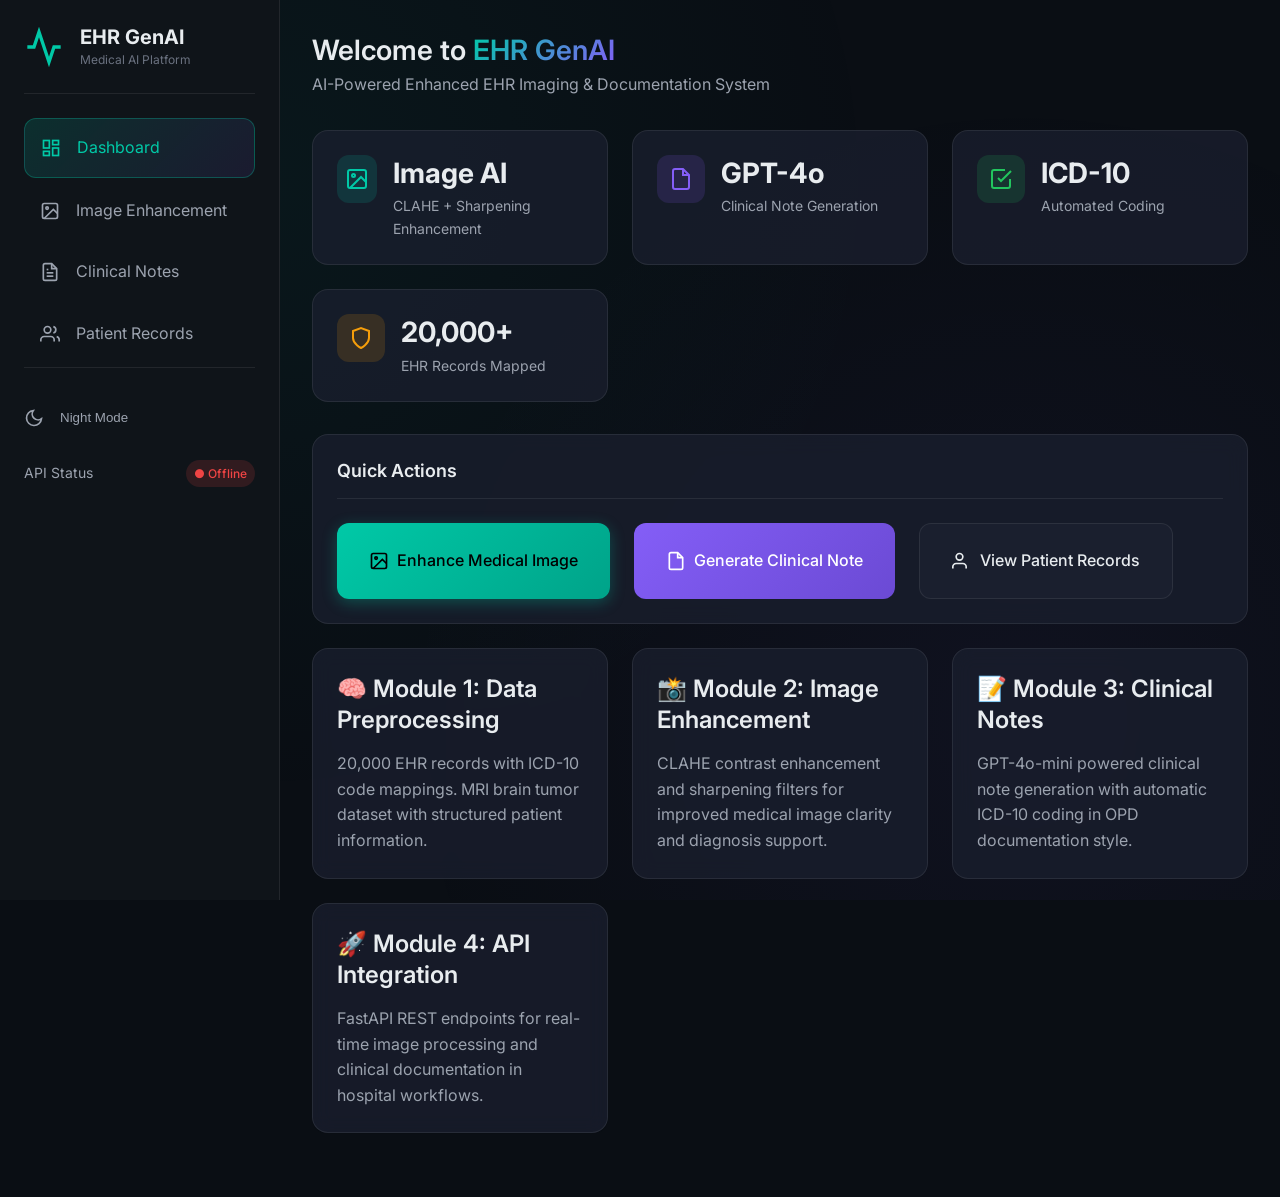
<file: Ai powered enhanced ehr/frontend/index.html>
<!DOCTYPE html>
<html lang="en">
<head>
    <meta charset="UTF-8">
    <meta name="viewport" content="width=device-width, initial-scale=1.0">
    <title>EHR GenAI - AI-Powered Medical Dashboard</title>
    <meta name="description" content="AI-Powered Enhanced EHR Imaging & Documentation System">
    <link href="https://fonts.googleapis.com/css2?family=Inter:wght@400;500;600;700&display=swap" rel="stylesheet">
    <link rel="stylesheet" href="css/styles.css">
</head>
<body>
    <!-- Mobile Menu Button -->
    <button class="mobile-menu-btn">
        <svg viewBox="0 0 24 24" fill="none" stroke="currentColor" stroke-width="2">
            <line x1="3" y1="12" x2="21" y2="12"/>
            <line x1="3" y1="6" x2="21" y2="6"/>
            <line x1="3" y1="18" x2="21" y2="18"/>
        </svg>
    </button>

    <div class="app-layout">
        <!-- Sidebar -->
        <aside class="sidebar">
            <div class="sidebar-logo">
                <svg viewBox="0 0 24 24" fill="none" stroke="currentColor" stroke-width="2">
                    <path d="M22 12h-4l-3 9L9 3l-3 9H2"/>
                </svg>
                <div>
                    <h1>EHR GenAI</h1>
                    <span>Medical AI Platform</span>
                </div>
            </div>
            
            <nav>
                <ul class="nav-menu">
                    <li class="nav-item">
                        <a href="index.html" class="nav-link active">
                            <svg viewBox="0 0 24 24" fill="none" stroke="currentColor" stroke-width="2">
                                <rect x="3" y="3" width="7" height="9"/>
                                <rect x="14" y="3" width="7" height="5"/>
                                <rect x="14" y="12" width="7" height="9"/>
                                <rect x="3" y="16" width="7" height="5"/>
                            </svg>
                            Dashboard
                        </a>
                    </li>
                    <li class="nav-item">
                        <a href="enhance.html" class="nav-link">
                            <svg viewBox="0 0 24 24" fill="none" stroke="currentColor" stroke-width="2">
                                <rect x="3" y="3" width="18" height="18" rx="2" ry="2"/>
                                <circle cx="8.5" cy="8.5" r="1.5"/>
                                <polyline points="21 15 16 10 5 21"/>
                            </svg>
                            Image Enhancement
                        </a>
                    </li>
                    <li class="nav-item">
                        <a href="generate.html" class="nav-link">
                            <svg viewBox="0 0 24 24" fill="none" stroke="currentColor" stroke-width="2">
                                <path d="M14 2H6a2 2 0 0 0-2 2v16a2 2 0 0 0 2 2h12a2 2 0 0 0 2-2V8z"/>
                                <polyline points="14 2 14 8 20 8"/>
                                <line x1="16" y1="13" x2="8" y2="13"/>
                                <line x1="16" y1="17" x2="8" y2="17"/>
                                <polyline points="10 9 9 9 8 9"/>
                            </svg>
                            Clinical Notes
                        </a>
                    </li>
                    <li class="nav-item">
                        <a href="records.html" class="nav-link">
                            <svg viewBox="0 0 24 24" fill="none" stroke="currentColor" stroke-width="2">
                                <path d="M17 21v-2a4 4 0 0 0-4-4H5a4 4 0 0 0-4 4v2"/>
                                <circle cx="9" cy="7" r="4"/>
                                <path d="M23 21v-2a4 4 0 0 0-3-3.87"/>
                                <path d="M16 3.13a4 4 0 0 1 0 7.75"/>
                            </svg>
                            Patient Records
                        </a>
                    </li>
                </ul>
            </nav>
            
            <div style="margin-top: auto; padding-top: var(--space-lg); border-top: 1px solid var(--border-color);">
                <button class="nav-link theme-toggle-btn" onclick="EHRApp.toggleTheme()" style="width: 100%; border: none; background: transparent; cursor: pointer; margin-bottom: var(--space-md); text-align: left; padding: var(--space-md) 0;">
                    <svg viewBox="0 0 24 24" fill="none" stroke="currentColor" stroke-width="2" style="width: 20px; height: 20px;">
                        <path d="M21 12.79A9 9 0 1 1 11.21 3 7 7 0 0 0 21 12.79z"/>
                    </svg>
                    <span>Night Mode</span>
                </button>
                <div class="flex items-center justify-between">
                    <span class="text-muted" style="font-size: 0.875rem;">API Status</span>
                    <span id="apiStatus"><span class="badge badge-warning">● Checking...</span></span>
                </div>
            </div>
        </aside>

        <!-- Main Content -->
        <main class="main-content">
            <div class="page-header">
                <h1 class="page-title">Welcome to <span class="text-gradient">EHR GenAI</span></h1>
                <p class="page-subtitle">AI-Powered Enhanced EHR Imaging & Documentation System</p>
            </div>

            <!-- Stats Grid -->
            <div class="stats-grid">
                <div class="stat-card animate-fade-in" style="animation-delay: 0.1s;">
                    <div class="stat-icon primary">
                        <svg viewBox="0 0 24 24" fill="none" stroke="currentColor" stroke-width="2">
                            <rect x="3" y="3" width="18" height="18" rx="2" ry="2"/>
                            <circle cx="8.5" cy="8.5" r="1.5"/>
                            <polyline points="21 15 16 10 5 21"/>
                        </svg>
                    </div>
                    <div class="stat-content">
                        <h3>Image AI</h3>
                        <p>CLAHE + Sharpening Enhancement</p>
                    </div>
                </div>

                <div class="stat-card animate-fade-in" style="animation-delay: 0.2s;">
                    <div class="stat-icon accent">
                        <svg viewBox="0 0 24 24" fill="none" stroke="currentColor" stroke-width="2">
                            <path d="M14 2H6a2 2 0 0 0-2 2v16a2 2 0 0 0 2 2h12a2 2 0 0 0 2-2V8z"/>
                            <polyline points="14 2 14 8 20 8"/>
                        </svg>
                    </div>
                    <div class="stat-content">
                        <h3>GPT-4o</h3>
                        <p>Clinical Note Generation</p>
                    </div>
                </div>

                <div class="stat-card animate-fade-in" style="animation-delay: 0.3s;">
                    <div class="stat-icon success">
                        <svg viewBox="0 0 24 24" fill="none" stroke="currentColor" stroke-width="2">
                            <polyline points="9 11 12 14 22 4"/>
                            <path d="M21 12v7a2 2 0 0 1-2 2H5a2 2 0 0 1-2-2V5a2 2 0 0 1 2-2h11"/>
                        </svg>
                    </div>
                    <div class="stat-content">
                        <h3>ICD-10</h3>
                        <p>Automated Coding</p>
                    </div>
                </div>

                <div class="stat-card animate-fade-in" style="animation-delay: 0.4s;">
                    <div class="stat-icon warning">
                        <svg viewBox="0 0 24 24" fill="none" stroke="currentColor" stroke-width="2">
                            <path d="M12 22s8-4 8-10V5l-8-3-8 3v7c0 6 8 10 8 10z"/>
                        </svg>
                    </div>
                    <div class="stat-content">
                        <h3>20,000+</h3>
                        <p>EHR Records Mapped</p>
                    </div>
                </div>
            </div>

            <!-- Quick Actions -->
            <div class="card animate-fade-in" style="animation-delay: 0.5s;">
                <div class="card-header">
                    <h2 class="card-title">Quick Actions</h2>
                </div>
                <div class="flex gap-lg" style="flex-wrap: wrap;">
                    <a href="enhance.html" class="btn btn-primary btn-lg">
                        <svg width="20" height="20" viewBox="0 0 24 24" fill="none" stroke="currentColor" stroke-width="2">
                            <rect x="3" y="3" width="18" height="18" rx="2" ry="2"/>
                            <circle cx="8.5" cy="8.5" r="1.5"/>
                            <polyline points="21 15 16 10 5 21"/>
                        </svg>
                        Enhance Medical Image
                    </a>
                    <a href="generate.html" class="btn btn-accent btn-lg">
                        <svg width="20" height="20" viewBox="0 0 24 24" fill="none" stroke="currentColor" stroke-width="2">
                            <path d="M14 2H6a2 2 0 0 0-2 2v16a2 2 0 0 0 2 2h12a2 2 0 0 0 2-2V8z"/>
                            <polyline points="14 2 14 8 20 8"/>
                        </svg>
                        Generate Clinical Note
                    </a>
                    <a href="records.html" class="btn btn-secondary btn-lg">
                        <svg width="20" height="20" viewBox="0 0 24 24" fill="none" stroke="currentColor" stroke-width="2">
                            <path d="M17 21v-2a4 4 0 0 0-4-4H5a4 4 0 0 0-4 4v2"/>
                            <circle cx="9" cy="7" r="4"/>
                        </svg>
                        View Patient Records
                    </a>
                </div>
            </div>

            <!-- Features Overview -->
            <div class="stats-grid mt-lg">
                <div class="card animate-fade-in" style="animation-delay: 0.6s;">
                    <h3 style="margin-bottom: var(--space-md);">🧠 Module 1: Data Preprocessing</h3>
                    <p class="text-muted">20,000 EHR records with ICD-10 code mappings. MRI brain tumor dataset with structured patient information.</p>
                </div>
                <div class="card animate-fade-in" style="animation-delay: 0.7s;">
                    <h3 style="margin-bottom: var(--space-md);">📸 Module 2: Image Enhancement</h3>
                    <p class="text-muted">CLAHE contrast enhancement and sharpening filters for improved medical image clarity and diagnosis support.</p>
                </div>
                <div class="card animate-fade-in" style="animation-delay: 0.8s;">
                    <h3 style="margin-bottom: var(--space-md);">📝 Module 3: Clinical Notes</h3>
                    <p class="text-muted">GPT-4o-mini powered clinical note generation with automatic ICD-10 coding in OPD documentation style.</p>
                </div>
                <div class="card animate-fade-in" style="animation-delay: 0.9s;">
                    <h3 style="margin-bottom: var(--space-md);">🚀 Module 4: API Integration</h3>
                    <p class="text-muted">FastAPI REST endpoints for real-time image processing and clinical documentation in hospital workflows.</p>
                </div>
            </div>
        </main>
    </div>

    <script src="js/api.js"></script>
    <script src="js/app.js"></script>
</body>
</html>
</file>
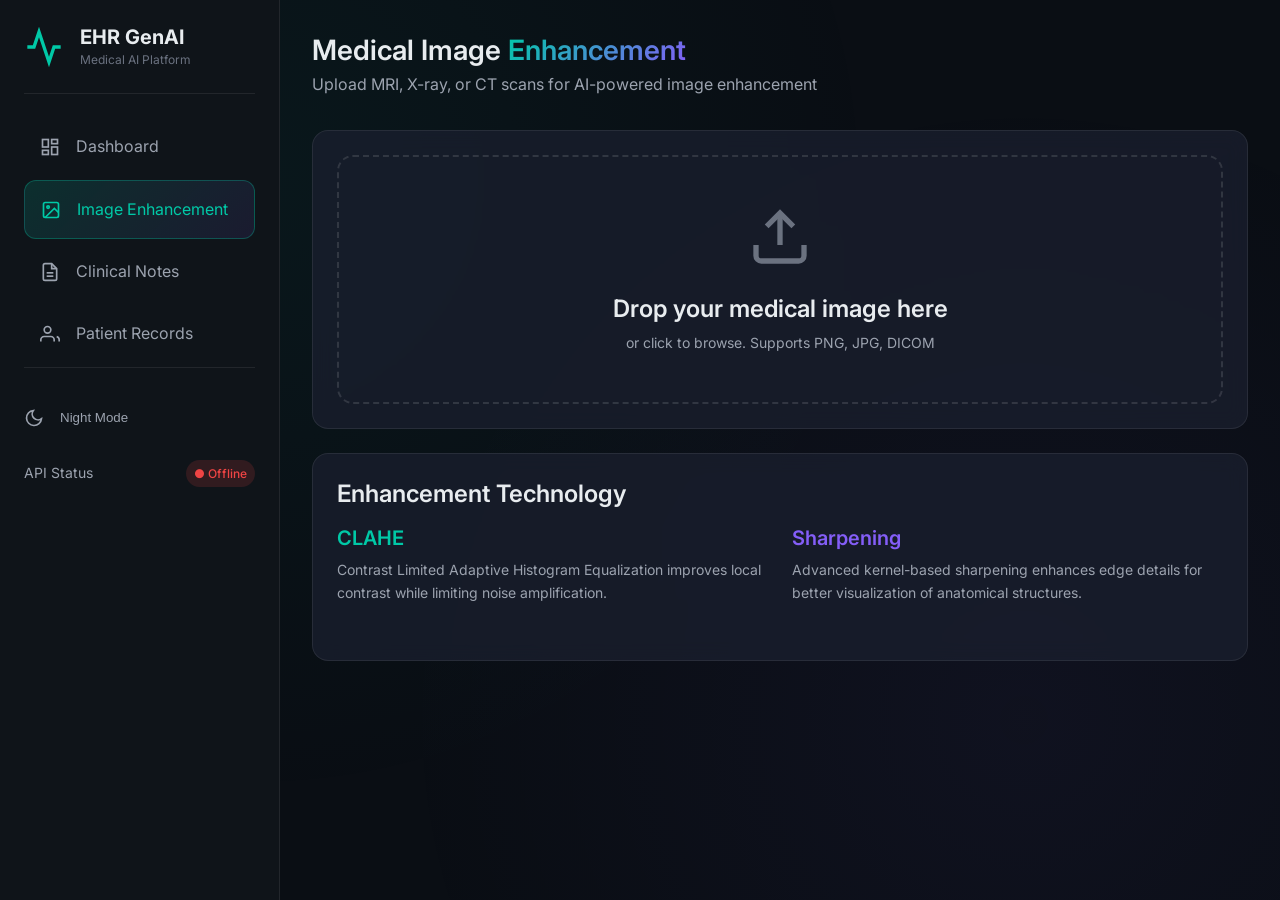
<file: Ai powered enhanced ehr/frontend/enhance.html>
<!DOCTYPE html>
<html lang="en">

<head>
    <meta charset="UTF-8">
    <meta name="viewport" content="width=device-width, initial-scale=1.0">
    <title>Image Enhancement - EHR GenAI</title>
    <meta name="description" content="AI-powered medical image enhancement using CLAHE and sharpening">
    <link href="https://fonts.googleapis.com/css2?family=Inter:wght@400;500;600;700&display=swap" rel="stylesheet">
    <link rel="stylesheet" href="css/styles.css">
</head>

<body>
    <!-- Mobile Menu Button -->
    <button class="mobile-menu-btn">
        <svg viewBox="0 0 24 24" fill="none" stroke="currentColor" stroke-width="2">
            <line x1="3" y1="12" x2="21" y2="12" />
            <line x1="3" y1="6" x2="21" y2="6" />
            <line x1="3" y1="18" x2="21" y2="18" />
        </svg>
    </button>

    <div class="app-layout">
        <!-- Sidebar -->
        <aside class="sidebar">
            <div class="sidebar-logo">
                <svg viewBox="0 0 24 24" fill="none" stroke="currentColor" stroke-width="2">
                    <path d="M22 12h-4l-3 9L9 3l-3 9H2" />
                </svg>
                <div>
                    <h1>EHR GenAI</h1>
                    <span>Medical AI Platform</span>
                </div>
            </div>

            <nav>
                <ul class="nav-menu">
                    <li class="nav-item">
                        <a href="index.html" class="nav-link">
                            <svg viewBox="0 0 24 24" fill="none" stroke="currentColor" stroke-width="2">
                                <rect x="3" y="3" width="7" height="9" />
                                <rect x="14" y="3" width="7" height="5" />
                                <rect x="14" y="12" width="7" height="9" />
                                <rect x="3" y="16" width="7" height="5" />
                            </svg>
                            Dashboard
                        </a>
                    </li>
                    <li class="nav-item">
                        <a href="enhance.html" class="nav-link active">
                            <svg viewBox="0 0 24 24" fill="none" stroke="currentColor" stroke-width="2">
                                <rect x="3" y="3" width="18" height="18" rx="2" ry="2" />
                                <circle cx="8.5" cy="8.5" r="1.5" />
                                <polyline points="21 15 16 10 5 21" />
                            </svg>
                            Image Enhancement
                        </a>
                    </li>
                    <li class="nav-item">
                        <a href="generate.html" class="nav-link">
                            <svg viewBox="0 0 24 24" fill="none" stroke="currentColor" stroke-width="2">
                                <path d="M14 2H6a2 2 0 0 0-2 2v16a2 2 0 0 0 2 2h12a2 2 0 0 0 2-2V8z" />
                                <polyline points="14 2 14 8 20 8" />
                                <line x1="16" y1="13" x2="8" y2="13" />
                                <line x1="16" y1="17" x2="8" y2="17" />
                            </svg>
                            Clinical Notes
                        </a>
                    </li>
                    <li class="nav-item">
                        <a href="records.html" class="nav-link">
                            <svg viewBox="0 0 24 24" fill="none" stroke="currentColor" stroke-width="2">
                                <path d="M17 21v-2a4 4 0 0 0-4-4H5a4 4 0 0 0-4 4v2" />
                                <circle cx="9" cy="7" r="4" />
                                <path d="M23 21v-2a4 4 0 0 0-3-3.87" />
                            </svg>
                            Patient Records
                        </a>
                    </li>
                </ul>
            </nav>

            <div style="margin-top: auto; padding-top: var(--space-lg); border-top: 1px solid var(--border-color);">
                <button class="nav-link theme-toggle-btn" onclick="EHRApp.toggleTheme()"
                    style="width: 100%; border: none; background: transparent; cursor: pointer; margin-bottom: var(--space-md); text-align: left; padding: var(--space-md) 0;">
                    <svg viewBox="0 0 24 24" fill="none" stroke="currentColor" stroke-width="2"
                        style="width: 20px; height: 20px;">
                        <path d="M21 12.79A9 9 0 1 1 11.21 3 7 7 0 0 0 21 12.79z" />
                    </svg>
                    <span>Night Mode</span>
                </button>
                <div class="flex items-center justify-between">
                    <span class="text-muted" style="font-size: 0.875rem;">API Status</span>
                    <span id="apiStatus"><span class="badge badge-warning">● Checking...</span></span>
                </div>
            </div>
        </aside>

        <!-- Main Content -->
        <main class="main-content">
            <div class="page-header">
                <h1 class="page-title">Medical Image <span class="text-gradient">Enhancement</span></h1>
                <p class="page-subtitle">Upload MRI, X-ray, or CT scans for AI-powered image enhancement</p>
            </div>

            <!-- Upload Zone -->
            <div class="card mb-lg">
                <div class="upload-zone" id="uploadZone">
                    <svg viewBox="0 0 24 24" fill="none" stroke="currentColor" stroke-width="2">
                        <path d="M21 15v4a2 2 0 0 1-2 2H5a2 2 0 0 1-2-2v-4" />
                        <polyline points="17 8 12 3 7 8" />
                        <line x1="12" y1="3" x2="12" y2="15" />
                    </svg>
                    <h3>Drop your medical image here</h3>
                    <p>or click to browse. Supports PNG, JPG, DICOM</p>
                    <input type="file" id="fileInput" accept="image/*" style="display: none;">
                </div>
            </div>

            <!-- Image Comparison -->
            <div class="image-comparison" id="imageComparison" style="display: none;">
                <div class="image-panel">
                    <div class="image-panel-header">Original Image</div>
                    <div class="image-panel-body">
                        <img id="originalImage" alt="Original medical image">
                    </div>
                </div>
                <div class="image-panel">
                    <div class="image-panel-header">Enhanced Image</div>
                    <div class="image-panel-body" id="enhancedContainer">
                        <div class="image-placeholder" id="enhancedPlaceholder">
                            <svg viewBox="0 0 24 24" fill="none" stroke="currentColor" stroke-width="2">
                                <circle cx="12" cy="12" r="10" />
                                <polyline points="12 6 12 12 16 14" />
                            </svg>
                            <p>Processing...</p>
                        </div>
                        <img id="enhancedImage" alt="Enhanced medical image" style="display: none;">
                    </div>
                </div>
            </div>

            <!-- Actions -->
            <div class="flex gap-md mt-lg" id="actionButtons" style="display: none;">
                <button class="btn btn-primary" id="downloadBtn">
                    <svg width="20" height="20" viewBox="0 0 24 24" fill="none" stroke="currentColor" stroke-width="2">
                        <path d="M21 15v4a2 2 0 0 1-2 2H5a2 2 0 0 1-2-2v-4" />
                        <polyline points="7 10 12 15 17 10" />
                        <line x1="12" y1="15" x2="12" y2="3" />
                    </svg>
                    Download Enhanced
                </button>
                <button class="btn btn-secondary" id="resetBtn">
                    <svg width="20" height="20" viewBox="0 0 24 24" fill="none" stroke="currentColor" stroke-width="2">
                        <polyline points="1 4 1 10 7 10" />
                        <path d="M3.51 15a9 9 0 1 0 2.13-9.36L1 10" />
                    </svg>
                    Upload New Image
                </button>
            </div>

            <!-- Info Card -->
            <div class="card mt-lg">
                <h3 style="margin-bottom: var(--space-md);">Enhancement Technology</h3>
                <div class="stats-grid" style="margin-top: var(--space-md);">
                    <div>
                        <h4 style="color: var(--primary); margin-bottom: var(--space-sm);">CLAHE</h4>
                        <p class="text-muted" style="font-size: 0.875rem;">Contrast Limited Adaptive Histogram
                            Equalization improves local contrast while limiting noise amplification.</p>
                    </div>
                    <div>
                        <h4 style="color: var(--accent); margin-bottom: var(--space-sm);">Sharpening</h4>
                        <p class="text-muted" style="font-size: 0.875rem;">Advanced kernel-based sharpening enhances
                            edge details for better visualization of anatomical structures.</p>
                    </div>
                </div>
            </div>
        </main>
    </div>

    <script src="js/api.js"></script>
    <script src="js/app.js"></script>
    <script>
        // Image Enhancement Page Logic
        const uploadZone = document.getElementById('uploadZone');
        const fileInput = document.getElementById('fileInput');
        const imageComparison = document.getElementById('imageComparison');
        const originalImage = document.getElementById('originalImage');
        const enhancedImage = document.getElementById('enhancedImage');
        const enhancedPlaceholder = document.getElementById('enhancedPlaceholder');
        const actionButtons = document.getElementById('actionButtons');
        const downloadBtn = document.getElementById('downloadBtn');
        const resetBtn = document.getElementById('resetBtn');

        let enhancedBase64 = null;

        // Click to upload
        uploadZone.addEventListener('click', () => fileInput.click());

        // Drag and drop
        uploadZone.addEventListener('dragover', (e) => {
            e.preventDefault();
            uploadZone.classList.add('dragover');
        });

        uploadZone.addEventListener('dragleave', () => {
            uploadZone.classList.remove('dragover');
        });

        uploadZone.addEventListener('drop', (e) => {
            e.preventDefault();
            uploadZone.classList.remove('dragover');
            const file = e.dataTransfer.files[0];
            if (file && file.type.startsWith('image/')) {
                processImage(file);
            }
        });

        // File input change
        fileInput.addEventListener('change', (e) => {
            const file = e.target.files[0];
            if (file) processImage(file);
        });

        // Process uploaded image
        async function processImage(file) {
            // Show original image
            const reader = new FileReader();
            reader.onload = (e) => {
                originalImage.src = e.target.result;
            };
            reader.readAsDataURL(file);

            // Show comparison UI
            uploadZone.style.display = 'none';
            imageComparison.style.display = 'grid';
            actionButtons.style.display = 'flex';
            enhancedImage.style.display = 'none';
            enhancedPlaceholder.style.display = 'block';

            // Call API
            try {
                EHRApp.showLoading('Enhancing image with AI...');
                const result = await EHRApi.enhanceImage(file);
                EHRApp.hideLoading();

                // Display enhanced image
                enhancedBase64 = result.enhanced_image_base64;
                enhancedImage.src = `data:image/png;base64,${enhancedBase64}`;
                enhancedImage.style.display = 'block';
                enhancedPlaceholder.style.display = 'none';

                EHRApp.showToast('Image enhanced successfully!', 'success');
            } catch (error) {
                EHRApp.hideLoading();
                EHRApp.showToast('Enhancement failed. Is the API running?', 'error');
                enhancedPlaceholder.innerHTML = `
                    <svg viewBox="0 0 24 24" fill="none" stroke="currentColor" stroke-width="2" style="color: var(--error);">
                        <circle cx="12" cy="12" r="10"/>
                        <line x1="15" y1="9" x2="9" y2="15"/>
                        <line x1="9" y1="9" x2="15" y2="15"/>
                    </svg>
                    <p style="color: var(--error);">Enhancement failed</p>
                `;
            }
        }

        // Download enhanced image
        downloadBtn.addEventListener('click', () => {
            if (!enhancedBase64) return;

            const link = document.createElement('a');
            link.href = `data:image/png;base64,${enhancedBase64}`;
            link.download = 'enhanced_medical_image.png';
            link.click();

            EHRApp.showToast('Image downloaded!', 'success');
        });

        // Reset
        resetBtn.addEventListener('click', () => {
            uploadZone.style.display = 'block';
            imageComparison.style.display = 'none';
            actionButtons.style.display = 'none';
            fileInput.value = '';
            enhancedBase64 = null;
            enhancedPlaceholder.innerHTML = `
                <svg viewBox="0 0 24 24" fill="none" stroke="currentColor" stroke-width="2">
                    <circle cx="12" cy="12" r="10"/>
                    <polyline points="12 6 12 12 16 14"/>
                </svg>
                <p>Processing...</p>
            `;
        });
    </script>
</body>

</html>
</file>
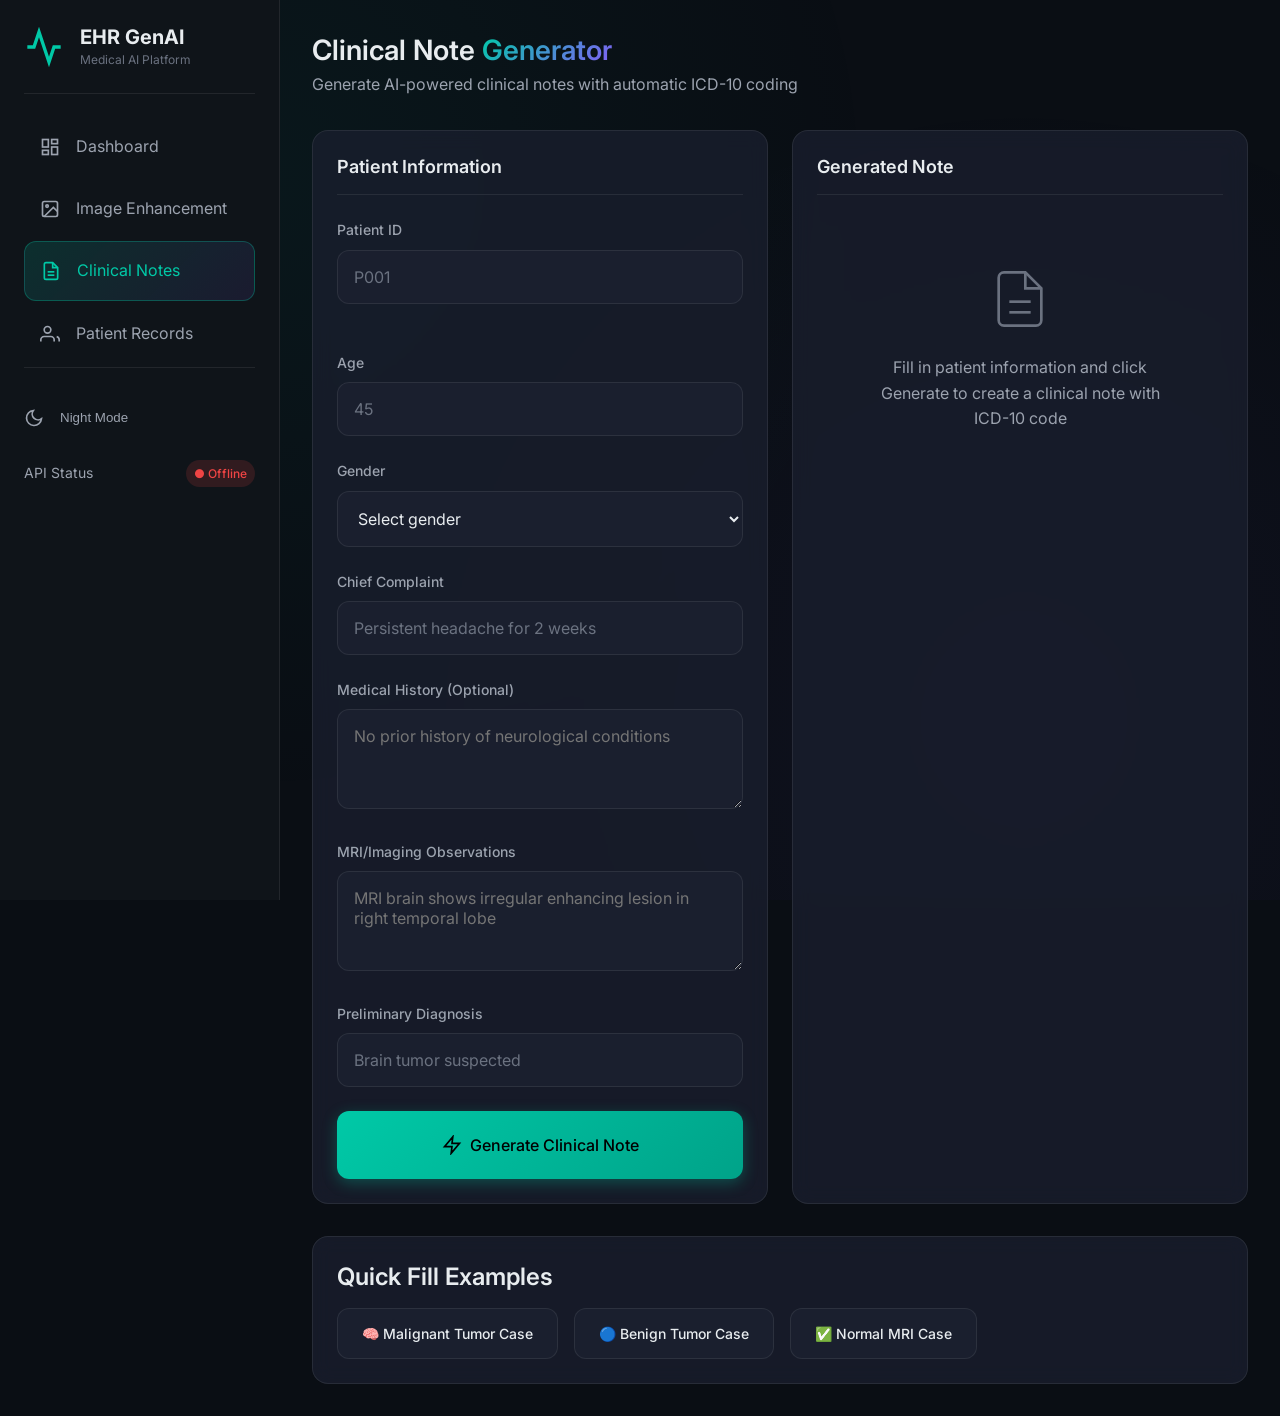
<file: Ai powered enhanced ehr/frontend/generate.html>
<!DOCTYPE html>
<html lang="en">

<head>
    <meta charset="UTF-8">
    <meta name="viewport" content="width=device-width, initial-scale=1.0">
    <title>Clinical Note Generator - EHR GenAI</title>
    <meta name="description" content="AI-powered clinical note generation with automatic ICD-10 coding">
    <link href="https://fonts.googleapis.com/css2?family=Inter:wght@400;500;600;700&display=swap" rel="stylesheet">
    <link rel="stylesheet" href="css/styles.css">
</head>

<body>
    <!-- Mobile Menu Button -->
    <button class="mobile-menu-btn">
        <svg viewBox="0 0 24 24" fill="none" stroke="currentColor" stroke-width="2">
            <line x1="3" y1="12" x2="21" y2="12" />
            <line x1="3" y1="6" x2="21" y2="6" />
            <line x1="3" y1="18" x2="21" y2="18" />
        </svg>
    </button>

    <div class="app-layout">
        <!-- Sidebar -->
        <aside class="sidebar">
            <div class="sidebar-logo">
                <svg viewBox="0 0 24 24" fill="none" stroke="currentColor" stroke-width="2">
                    <path d="M22 12h-4l-3 9L9 3l-3 9H2" />
                </svg>
                <div>
                    <h1>EHR GenAI</h1>
                    <span>Medical AI Platform</span>
                </div>
            </div>

            <nav>
                <ul class="nav-menu">
                    <li class="nav-item">
                        <a href="index.html" class="nav-link">
                            <svg viewBox="0 0 24 24" fill="none" stroke="currentColor" stroke-width="2">
                                <rect x="3" y="3" width="7" height="9" />
                                <rect x="14" y="3" width="7" height="5" />
                                <rect x="14" y="12" width="7" height="9" />
                                <rect x="3" y="16" width="7" height="5" />
                            </svg>
                            Dashboard
                        </a>
                    </li>
                    <li class="nav-item">
                        <a href="enhance.html" class="nav-link">
                            <svg viewBox="0 0 24 24" fill="none" stroke="currentColor" stroke-width="2">
                                <rect x="3" y="3" width="18" height="18" rx="2" ry="2" />
                                <circle cx="8.5" cy="8.5" r="1.5" />
                                <polyline points="21 15 16 10 5 21" />
                            </svg>
                            Image Enhancement
                        </a>
                    </li>
                    <li class="nav-item">
                        <a href="generate.html" class="nav-link active">
                            <svg viewBox="0 0 24 24" fill="none" stroke="currentColor" stroke-width="2">
                                <path d="M14 2H6a2 2 0 0 0-2 2v16a2 2 0 0 0 2 2h12a2 2 0 0 0 2-2V8z" />
                                <polyline points="14 2 14 8 20 8" />
                                <line x1="16" y1="13" x2="8" y2="13" />
                                <line x1="16" y1="17" x2="8" y2="17" />
                            </svg>
                            Clinical Notes
                        </a>
                    </li>
                    <li class="nav-item">
                        <a href="records.html" class="nav-link">
                            <svg viewBox="0 0 24 24" fill="none" stroke="currentColor" stroke-width="2">
                                <path d="M17 21v-2a4 4 0 0 0-4-4H5a4 4 0 0 0-4 4v2" />
                                <circle cx="9" cy="7" r="4" />
                                <path d="M23 21v-2a4 4 0 0 0-3-3.87" />
                            </svg>
                            Patient Records
                        </a>
                    </li>
                </ul>
            </nav>

            <div style="margin-top: auto; padding-top: var(--space-lg); border-top: 1px solid var(--border-color);">
                <button class="nav-link theme-toggle-btn" onclick="EHRApp.toggleTheme()"
                    style="width: 100%; border: none; background: transparent; cursor: pointer; margin-bottom: var(--space-md); text-align: left; padding: var(--space-md) 0;">
                    <svg viewBox="0 0 24 24" fill="none" stroke="currentColor" stroke-width="2"
                        style="width: 20px; height: 20px;">
                        <path d="M21 12.79A9 9 0 1 1 11.21 3 7 7 0 0 0 21 12.79z" />
                    </svg>
                    <span>Night Mode</span>
                </button>
                <div class="flex items-center justify-between">
                    <span class="text-muted" style="font-size: 0.875rem;">API Status</span>
                    <span id="apiStatus"><span class="badge badge-warning">● Checking...</span></span>
                </div>
            </div>
        </aside>

        <!-- Main Content -->
        <main class="main-content">
            <div class="page-header">
                <h1 class="page-title">Clinical Note <span class="text-gradient">Generator</span></h1>
                <p class="page-subtitle">Generate AI-powered clinical notes with automatic ICD-10 coding</p>
            </div>

            <div class="stats-grid" style="grid-template-columns: 1fr 1fr;">
                <!-- Patient Form -->
                <div class="card">
                    <div class="card-header">
                        <h2 class="card-title">Patient Information</h2>
                    </div>

                    <form id="patientForm">
                        <div class="form-row">
                            <div class="form-group">
                                <label class="form-label">Patient ID</label>
                                <input type="text" class="form-input" id="patientId" placeholder="P001" required>
                            </div>
                            <div class="form-group">
                                <label class="form-label">Age</label>
                                <input type="number" class="form-input" id="age" placeholder="45" min="1" max="120"
                                    required>
                            </div>
                        </div>

                        <div class="form-group">
                            <label class="form-label">Gender</label>
                            <select class="form-select" id="gender" required>
                                <option value="">Select gender</option>
                                <option value="Male">Male</option>
                                <option value="Female">Female</option>
                                <option value="Other">Other</option>
                            </select>
                        </div>

                        <div class="form-group">
                            <label class="form-label">Chief Complaint</label>
                            <input type="text" class="form-input" id="chiefComplaint"
                                placeholder="Persistent headache for 2 weeks" required>
                        </div>

                        <div class="form-group">
                            <label class="form-label">Medical History (Optional)</label>
                            <textarea class="form-textarea" id="history"
                                placeholder="No prior history of neurological conditions"></textarea>
                        </div>

                        <div class="form-group">
                            <label class="form-label">MRI/Imaging Observations</label>
                            <textarea class="form-textarea" id="observations"
                                placeholder="MRI brain shows irregular enhancing lesion in right temporal lobe"
                                required></textarea>
                        </div>

                        <div class="form-group">
                            <label class="form-label">Preliminary Diagnosis</label>
                            <input type="text" class="form-input" id="prelimDiagnosis"
                                placeholder="Brain tumor suspected" required>
                        </div>

                        <button type="submit" class="btn btn-primary btn-lg" style="width: 100%;" id="generateBtn">
                            <svg width="20" height="20" viewBox="0 0 24 24" fill="none" stroke="currentColor"
                                stroke-width="2">
                                <polygon points="13 2 3 14 12 14 11 22 21 10 12 10 13 2" />
                            </svg>
                            Generate Clinical Note
                        </button>
                    </form>
                </div>

                <!-- Result Panel -->
                <div class="card">
                    <div class="card-header">
                        <h2 class="card-title">Generated Note</h2>
                        <button class="btn btn-secondary btn-icon" id="copyBtn" title="Copy to clipboard"
                            style="display: none;">
                            <svg width="18" height="18" viewBox="0 0 24 24" fill="none" stroke="currentColor"
                                stroke-width="2">
                                <rect x="9" y="9" width="13" height="13" rx="2" ry="2" />
                                <path d="M5 15H4a2 2 0 0 1-2-2V4a2 2 0 0 1 2-2h9a2 2 0 0 1 2 2v1" />
                            </svg>
                        </button>
                    </div>

                    <!-- Placeholder -->
                    <div id="resultPlaceholder" class="text-center" style="padding: var(--space-2xl);">
                        <svg width="64" height="64" viewBox="0 0 24 24" fill="none" stroke="currentColor"
                            stroke-width="1" style="color: var(--text-muted); margin-bottom: var(--space-md);">
                            <path d="M14 2H6a2 2 0 0 0-2 2v16a2 2 0 0 0 2 2h12a2 2 0 0 0 2-2V8z" />
                            <polyline points="14 2 14 8 20 8" />
                            <line x1="16" y1="13" x2="8" y2="13" />
                            <line x1="16" y1="17" x2="8" y2="17" />
                        </svg>
                        <p class="text-muted">Fill in patient information and click Generate to create a clinical note
                            with ICD-10 code</p>
                    </div>

                    <!-- Result Content -->
                    <div id="resultContent" style="display: none;">
                        <div class="result-card">
                            <div style="margin-bottom: var(--space-md);">
                                <span class="badge badge-success">
                                    <svg width="12" height="12" viewBox="0 0 24 24" fill="none" stroke="currentColor"
                                        stroke-width="3">
                                        <polyline points="20 6 9 17 4 12" />
                                    </svg>
                                    AI Generated
                                </span>
                                <span id="patientIdBadge" class="badge badge-info"
                                    style="margin-left: var(--space-sm);"></span>
                            </div>

                            <h4 style="margin-bottom: var(--space-sm);">Clinical Note</h4>
                            <div class="clinical-note" id="generatedNote"></div>

                            <h4 style="margin-bottom: var(--space-sm);">ICD-10 Code</h4>
                            <div id="icdCodes"></div>
                        </div>
                    </div>
                </div>
            </div>

            <!-- Sample Data Card -->
            <div class="card mt-lg">
                <h3 style="margin-bottom: var(--space-md);">Quick Fill Examples</h3>
                <div class="flex gap-md" style="flex-wrap: wrap;">
                    <button class="btn btn-secondary" onclick="fillSample('malignant')">
                        🧠 Malignant Tumor Case
                    </button>
                    <button class="btn btn-secondary" onclick="fillSample('benign')">
                        🔵 Benign Tumor Case
                    </button>
                    <button class="btn btn-secondary" onclick="fillSample('normal')">
                        ✅ Normal MRI Case
                    </button>
                </div>
            </div>
        </main>
    </div>

    <script src="js/api.js"></script>
    <script src="js/app.js"></script>
    <script>
        const patientForm = document.getElementById('patientForm');
        const resultPlaceholder = document.getElementById('resultPlaceholder');
        const resultContent = document.getElementById('resultContent');
        const generatedNote = document.getElementById('generatedNote');
        const icdCodes = document.getElementById('icdCodes');
        const copyBtn = document.getElementById('copyBtn');
        const patientIdBadge = document.getElementById('patientIdBadge');

        let currentNote = '';

        // Form submission
        patientForm.addEventListener('submit', async (e) => {
            e.preventDefault();

            const patientData = {
                patient_id: document.getElementById('patientId').value,
                age: parseInt(document.getElementById('age').value),
                gender: document.getElementById('gender').value,
                chief_complaint: document.getElementById('chiefComplaint').value,
                history: document.getElementById('history').value,
                observations: document.getElementById('observations').value,
                prelim_diagnosis: document.getElementById('prelimDiagnosis').value
            };

            try {
                EHRApp.showLoading('Generating clinical note with AI...');
                const result = await EHRApi.generateNote(patientData);
                EHRApp.hideLoading();

                // Display result
                resultPlaceholder.style.display = 'none';
                resultContent.style.display = 'block';
                copyBtn.style.display = 'flex';

                patientIdBadge.textContent = `Patient: ${result.patient_id}`;
                generatedNote.textContent = result.note;
                currentNote = result.note;

                // Display ICD-10 codes
                icdCodes.innerHTML = result.icd10.map(code => `
                    <div class="icd-badge">
                        <span class="icd-code">${code.code}</span>
                        <span>${code.description}</span>
                    </div>
                `).join('');

                EHRApp.showToast('Clinical note generated successfully!', 'success');
            } catch (error) {
                EHRApp.hideLoading();
                EHRApp.showToast('Generation failed. Is the API running?', 'error');
            }
        });

        // Copy to clipboard
        copyBtn.addEventListener('click', () => {
            const fullText = `Clinical Note:\n${currentNote}\n\nICD-10: ${icdCodes.textContent}`;
            EHRApp.copyToClipboard(fullText);
        });

        // Sample data fill
        function fillSample(type) {
            const samples = {
                malignant: {
                    patientId: 'P1001',
                    age: 52,
                    gender: 'Male',
                    chiefComplaint: 'Progressive headache, vomiting, and seizures for 3 weeks',
                    history: 'No prior history of neurological conditions',
                    observations: 'MRI brain shows irregular enhancing mass lesion in right temporal lobe with surrounding edema and mass effect',
                    prelimDiagnosis: 'Malignant Brain Tumor'
                },
                benign: {
                    patientId: 'P1002',
                    age: 38,
                    gender: 'Female',
                    chiefComplaint: 'Occasional dizziness and mild headache',
                    history: 'Hypertension controlled on medication',
                    observations: 'MRI brain reveals a well-defined extra-axial lesion with smooth margins, likely meningioma',
                    prelimDiagnosis: 'Benign Brain Tumor'
                },
                normal: {
                    patientId: 'P1003',
                    age: 29,
                    gender: 'Female',
                    chiefComplaint: 'Mild tension headache for 1 week',
                    history: 'Recent work stress, no neurological history',
                    observations: 'MRI brain is normal. No focal lesion or abnormality detected',
                    prelimDiagnosis: 'No Tumor - Tension Headache'
                }
            };

            const sample = samples[type];
            document.getElementById('patientId').value = sample.patientId;
            document.getElementById('age').value = sample.age;
            document.getElementById('gender').value = sample.gender;
            document.getElementById('chiefComplaint').value = sample.chiefComplaint;
            document.getElementById('history').value = sample.history;
            document.getElementById('observations').value = sample.observations;
            document.getElementById('prelimDiagnosis').value = sample.prelimDiagnosis;

            EHRApp.showToast('Sample data filled!', 'info');
        }
    </script>
</body>

</html>
</file>
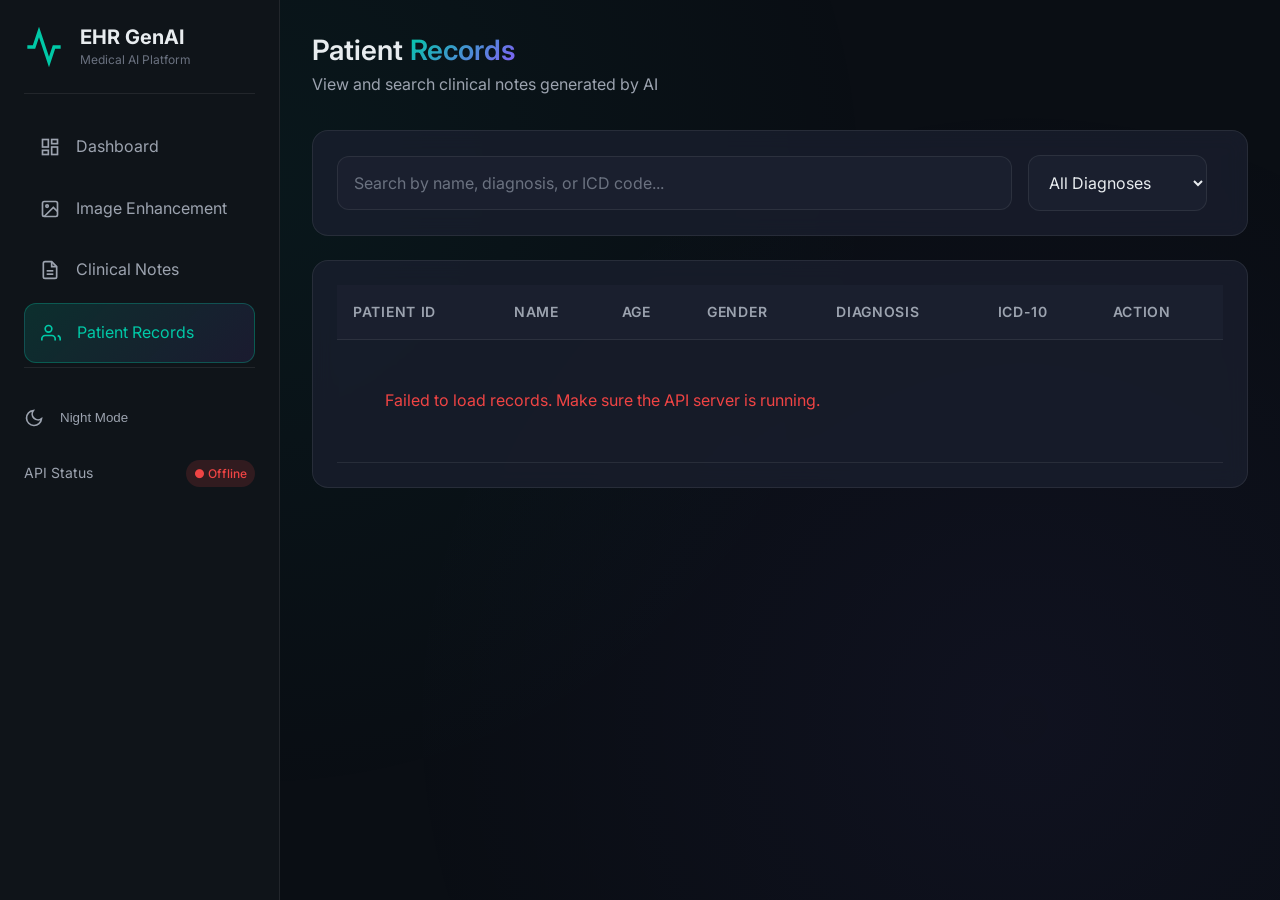
<file: Ai powered enhanced ehr/frontend/records.html>
<!DOCTYPE html>
<html lang="en">

<head>
    <meta charset="UTF-8">
    <meta name="viewport" content="width=device-width, initial-scale=1.0">
    <title>Patient Records - EHR GenAI</title>
    <meta name="description" content="View and search patient clinical records">
    <link href="https://fonts.googleapis.com/css2?family=Inter:wght@400;500;600;700&display=swap" rel="stylesheet">
    <link rel="stylesheet" href="css/styles.css">
</head>

<body>
    <!-- Mobile Menu Button -->
    <button class="mobile-menu-btn">
        <svg viewBox="0 0 24 24" fill="none" stroke="currentColor" stroke-width="2">
            <line x1="3" y1="12" x2="21" y2="12" />
            <line x1="3" y1="6" x2="21" y2="6" />
            <line x1="3" y1="18" x2="21" y2="18" />
        </svg>
    </button>

    <div class="app-layout">
        <!-- Sidebar -->
        <aside class="sidebar">
            <div class="sidebar-logo">
                <svg viewBox="0 0 24 24" fill="none" stroke="currentColor" stroke-width="2">
                    <path d="M22 12h-4l-3 9L9 3l-3 9H2" />
                </svg>
                <div>
                    <h1>EHR GenAI</h1>
                    <span>Medical AI Platform</span>
                </div>
            </div>

            <nav>
                <ul class="nav-menu">
                    <li class="nav-item">
                        <a href="index.html" class="nav-link">
                            <svg viewBox="0 0 24 24" fill="none" stroke="currentColor" stroke-width="2">
                                <rect x="3" y="3" width="7" height="9" />
                                <rect x="14" y="3" width="7" height="5" />
                                <rect x="14" y="12" width="7" height="9" />
                                <rect x="3" y="16" width="7" height="5" />
                            </svg>
                            Dashboard
                        </a>
                    </li>
                    <li class="nav-item">
                        <a href="enhance.html" class="nav-link">
                            <svg viewBox="0 0 24 24" fill="none" stroke="currentColor" stroke-width="2">
                                <rect x="3" y="3" width="18" height="18" rx="2" ry="2" />
                                <circle cx="8.5" cy="8.5" r="1.5" />
                                <polyline points="21 15 16 10 5 21" />
                            </svg>
                            Image Enhancement
                        </a>
                    </li>
                    <li class="nav-item">
                        <a href="generate.html" class="nav-link">
                            <svg viewBox="0 0 24 24" fill="none" stroke="currentColor" stroke-width="2">
                                <path d="M14 2H6a2 2 0 0 0-2 2v16a2 2 0 0 0 2 2h12a2 2 0 0 0 2-2V8z" />
                                <polyline points="14 2 14 8 20 8" />
                                <line x1="16" y1="13" x2="8" y2="13" />
                                <line x1="16" y1="17" x2="8" y2="17" />
                            </svg>
                            Clinical Notes
                        </a>
                    </li>
                    <li class="nav-item">
                        <a href="records.html" class="nav-link active">
                            <svg viewBox="0 0 24 24" fill="none" stroke="currentColor" stroke-width="2">
                                <path d="M17 21v-2a4 4 0 0 0-4-4H5a4 4 0 0 0-4 4v2" />
                                <circle cx="9" cy="7" r="4" />
                                <path d="M23 21v-2a4 4 0 0 0-3-3.87" />
                            </svg>
                            Patient Records
                        </a>
                    </li>
                </ul>
            </nav>

            <div style="margin-top: auto; padding-top: var(--space-lg); border-top: 1px solid var(--border-color);">
                <button class="nav-link theme-toggle-btn" onclick="EHRApp.toggleTheme()"
                    style="width: 100%; border: none; background: transparent; cursor: pointer; margin-bottom: var(--space-md); text-align: left; padding: var(--space-md) 0;">
                    <svg viewBox="0 0 24 24" fill="none" stroke="currentColor" stroke-width="2"
                        style="width: 20px; height: 20px;">
                        <path d="M21 12.79A9 9 0 1 1 11.21 3 7 7 0 0 0 21 12.79z" />
                    </svg>
                    <span>Night Mode</span>
                </button>
                <div class="flex items-center justify-between">
                    <span class="text-muted" style="font-size: 0.875rem;">API Status</span>
                    <span id="apiStatus"><span class="badge badge-warning">● Checking...</span></span>
                </div>
            </div>
        </aside>

        <!-- Main Content -->
        <main class="main-content">
            <div class="page-header">
                <h1 class="page-title">Patient <span class="text-gradient">Records</span></h1>
                <p class="page-subtitle">View and search clinical notes generated by AI</p>
            </div>

            <!-- Search and Filter -->
            <div class="card mb-lg">
                <div class="flex gap-md items-center" style="flex-wrap: wrap;">
                    <div class="form-group" style="flex: 1; min-width: 200px; margin: 0;">
                        <input type="text" class="form-input" id="searchInput"
                            placeholder="Search by name, diagnosis, or ICD code...">
                    </div>
                    <div class="form-group" style="margin: 0;">
                        <select class="form-select" id="diagnosisFilter">
                            <option value="">All Diagnoses</option>
                            <option value="Malignant">Malignant Tumor</option>
                            <option value="Benign">Benign Tumor</option>
                            <option value="No Tumor">No Tumor</option>
                        </select>
                    </div>
                    <span id="recordCount" class="text-muted" style="font-size: 0.875rem;"></span>
                </div>
            </div>

            <!-- Records Table -->
            <div class="card">
                <div class="table-container">
                    <table class="data-table" id="recordsTable">
                        <thead>
                            <tr>
                                <th>Patient ID</th>
                                <th>Name</th>
                                <th>Age</th>
                                <th>Gender</th>
                                <th>Diagnosis</th>
                                <th>ICD-10</th>
                                <th>Action</th>
                            </tr>
                        </thead>
                        <tbody id="recordsBody">
                            <tr>
                                <td colspan="7" class="text-center text-muted" style="padding: var(--space-2xl);">
                                    Loading records...
                                </td>
                            </tr>
                        </tbody>
                    </table>
                </div>
            </div>

            <!-- Detail Modal -->
            <div id="detailModal" class="loading-overlay" style="display: none;">
                <div class="card"
                    style="max-width: 700px; max-height: 90vh; overflow-y: auto; margin: var(--space-lg);">
                    <div class="card-header">
                        <h2 class="card-title" id="modalTitle">Patient Details</h2>
                        <button class="btn btn-secondary btn-icon" onclick="closeModal()">
                            <svg width="18" height="18" viewBox="0 0 24 24" fill="none" stroke="currentColor"
                                stroke-width="2">
                                <line x1="18" y1="6" x2="6" y2="18" />
                                <line x1="6" y1="6" x2="18" y2="18" />
                            </svg>
                        </button>
                    </div>

                    <div id="modalContent">
                        <div class="stats-grid"
                            style="grid-template-columns: repeat(4, 1fr); margin-bottom: var(--space-lg);">
                            <div>
                                <p class="text-muted" style="font-size: 0.75rem; margin-bottom: var(--space-xs);">
                                    PATIENT ID</p>
                                <p id="detailId" style="font-weight: 600;"></p>
                            </div>
                            <div>
                                <p class="text-muted" style="font-size: 0.75rem; margin-bottom: var(--space-xs);">AGE
                                </p>
                                <p id="detailAge" style="font-weight: 600;"></p>
                            </div>
                            <div>
                                <p class="text-muted" style="font-size: 0.75rem; margin-bottom: var(--space-xs);">GENDER
                                </p>
                                <p id="detailGender" style="font-weight: 600;"></p>
                            </div>
                            <div>
                                <p class="text-muted" style="font-size: 0.75rem; margin-bottom: var(--space-xs);">ICD-10
                                </p>
                                <span class="icd-code" id="detailIcd"></span>
                            </div>
                        </div>

                        <div style="margin-bottom: var(--space-lg);">
                            <p class="text-muted" style="font-size: 0.75rem; margin-bottom: var(--space-xs);">SYMPTOMS
                            </p>
                            <p id="detailSymptoms"></p>
                        </div>

                        <div style="margin-bottom: var(--space-lg);">
                            <p class="text-muted" style="font-size: 0.75rem; margin-bottom: var(--space-xs);">MRI
                                FINDINGS</p>
                            <p id="detailMri"></p>
                        </div>

                        <div style="margin-bottom: var(--space-lg);">
                            <p class="text-muted" style="font-size: 0.75rem; margin-bottom: var(--space-xs);">
                                PROVISIONAL DIAGNOSIS</p>
                            <p id="detailDiagnosis" style="font-weight: 600;"></p>
                        </div>

                        <div>
                            <p class="text-muted" style="font-size: 0.75rem; margin-bottom: var(--space-xs);">CLINICAL
                                NOTE</p>
                            <div class="clinical-note" id="detailNote"></div>
                        </div>
                    </div>

                    <div class="flex gap-md mt-lg">
                        <button class="btn btn-primary" onclick="copyRecord()">
                            <svg width="18" height="18" viewBox="0 0 24 24" fill="none" stroke="currentColor"
                                stroke-width="2">
                                <rect x="9" y="9" width="13" height="13" rx="2" ry="2" />
                                <path d="M5 15H4a2 2 0 0 1-2-2V4a2 2 0 0 1 2-2h9a2 2 0 0 1 2 2v1" />
                            </svg>
                            Copy to Clipboard
                        </button>
                        <button class="btn btn-secondary" onclick="closeModal()">Close</button>
                    </div>
                </div>
            </div>
        </main>
    </div>

    <script src="js/api.js"></script>
    <script src="js/app.js"></script>
    <script>
        let allRecords = [];
        let currentRecord = null;

        // Load records on page load
        document.addEventListener('DOMContentLoaded', loadRecords);

        async function loadRecords() {
            try {
                // Load from API via centralized client
                allRecords = await EHRApi.loadPatientRecords();
                renderRecords(allRecords);
            } catch (error) {
                console.error('Failed to load records:', error);
                document.getElementById('recordsBody').innerHTML = `
                    <tr>
                        <td colspan="7" class="text-center" style="padding: var(--space-2xl); color: var(--error);">
                            Failed to load records. Make sure the API server is running.
                        </td>
                    </tr>
                `;
            }
        }

        function renderRecords(records) {
            const tbody = document.getElementById('recordsBody');
            const countEl = document.getElementById('recordCount');

            countEl.textContent = `${records.length} record${records.length !== 1 ? 's' : ''} found`;

            if (records.length === 0) {
                tbody.innerHTML = `
                    <tr>
                        <td colspan="7" class="text-center text-muted" style="padding: var(--space-2xl);">
                            No records match your search.
                        </td>
                    </tr>
                `;
                return;
            }

            tbody.innerHTML = records.map((record, index) => `
                <tr class="animate-fade-in" style="animation-delay: ${index * 0.05}s;">
                    <td><code style="color: var(--primary);">${record.patient_id}</code></td>
                    <td>${record.patient_name}</td>
                    <td>${record.age}</td>
                    <td>${record.gender}</td>
                    <td>
                        <span class="badge ${getDiagnosisBadge(record.provisional_diagnosis)}">
                            ${record.provisional_diagnosis}
                        </span>
                    </td>
                    <td><span class="icd-code">${record.icd10_code}</span></td>
                    <td>
                        <button class="btn btn-secondary btn-icon" onclick="showDetail(${index})" title="View details">
                            <svg width="16" height="16" viewBox="0 0 24 24" fill="none" stroke="currentColor" stroke-width="2">
                                <path d="M1 12s4-8 11-8 11 8 11 8-4 8-11 8-11-8-11-8z"/>
                                <circle cx="12" cy="12" r="3"/>
                            </svg>
                        </button>
                    </td>
                </tr>
            `).join('');
        }

        function getDiagnosisBadge(diagnosis) {
            if (diagnosis.toLowerCase().includes('malignant')) return 'badge-error';
            if (diagnosis.toLowerCase().includes('benign')) return 'badge-warning';
            return 'badge-success';
        }

        // Search and filter
        document.getElementById('searchInput').addEventListener('input', filterRecords);
        document.getElementById('diagnosisFilter').addEventListener('change', filterRecords);

        function filterRecords() {
            const search = document.getElementById('searchInput').value.toLowerCase();
            const diagnosisFilter = document.getElementById('diagnosisFilter').value.toLowerCase();

            const filtered = allRecords.filter(record => {
                const matchesSearch = !search ||
                    record.patient_name.toLowerCase().includes(search) ||
                    record.provisional_diagnosis.toLowerCase().includes(search) ||
                    record.icd10_code.toLowerCase().includes(search) ||
                    record.clinical_note.toLowerCase().includes(search);

                const matchesDiagnosis = !diagnosisFilter ||
                    record.provisional_diagnosis.toLowerCase().includes(diagnosisFilter);

                return matchesSearch && matchesDiagnosis;
            });

            renderRecords(filtered);
        }

        // Show detail modal
        function showDetail(index) {
            currentRecord = allRecords[index];

            document.getElementById('modalTitle').textContent = currentRecord.patient_name;
            document.getElementById('detailId').textContent = currentRecord.patient_id;
            document.getElementById('detailAge').textContent = currentRecord.age + ' years';
            document.getElementById('detailGender').textContent = currentRecord.gender;
            document.getElementById('detailIcd').textContent = currentRecord.icd10_code;
            document.getElementById('detailSymptoms').textContent = currentRecord.symptoms;
            document.getElementById('detailMri').textContent = currentRecord.mri_findings;
            document.getElementById('detailDiagnosis').textContent = currentRecord.provisional_diagnosis;
            document.getElementById('detailNote').textContent = currentRecord.clinical_note;

            document.getElementById('detailModal').style.display = 'flex';
        }

        function closeModal() {
            document.getElementById('detailModal').style.display = 'none';
            currentRecord = null;
        }

        function copyRecord() {
            if (!currentRecord) return;

            const text = `Patient: ${currentRecord.patient_name}
ID: ${currentRecord.patient_id}
Age: ${currentRecord.age}, Gender: ${currentRecord.gender}

Symptoms: ${currentRecord.symptoms}
MRI Findings: ${currentRecord.mri_findings}
Diagnosis: ${currentRecord.provisional_diagnosis}

Clinical Note:
${currentRecord.clinical_note}

ICD-10: ${currentRecord.icd10_code} - ${currentRecord.icd10_description}`;

            EHRApp.copyToClipboard(text);
        }

        // Close modal on escape key
        document.addEventListener('keydown', (e) => {
            if (e.key === 'Escape') closeModal();
        });

        // Close modal on backdrop click
        document.getElementById('detailModal').addEventListener('click', (e) => {
            if (e.target.id === 'detailModal') closeModal();
        });
    </script>
</body>

</html>
</file>
<file: Ai powered enhanced ehr/frontend/css/styles.css>
/* =====================================================
   EHR GenAI - Design System
   Modern Medical Dashboard Theme
   ===================================================== */

/* CSS Variables - Design Tokens */
:root {
    /* Colors */
    --primary: #00C9A7;
    --primary-dark: #00A389;
    --primary-light: #33D4B8;
    --primary-glow: rgba(0, 201, 167, 0.3);
    
    --accent: #845EF7;
    --accent-dark: #6B4AD4;
    --accent-light: #9D7EF9;
    
    --success: #22C55E;
    --warning: #F59E0B;
    --error: #EF4444;
    --info: #3B82F6;
    
    /* Backgrounds */
    --bg-primary: #0A0E14;
    --bg-secondary: #0F1419;
    --bg-tertiary: #1A1F2E;
    --bg-card: rgba(26, 31, 46, 0.8);
    --bg-glass: rgba(26, 31, 46, 0.6);
    
    /* Text */
    --text-primary: #E8ECEF;
    --text-secondary: #9CA3AF;
    --text-muted: #6B7280;
    
    /* Borders */
    --border-color: rgba(255, 255, 255, 0.08);
    --border-light: rgba(255, 255, 255, 0.12);
    
    /* Shadows */
    --shadow-sm: 0 2px 8px rgba(0, 0, 0, 0.3);
    --shadow-md: 0 4px 16px rgba(0, 0, 0, 0.4);
    --shadow-lg: 0 8px 32px rgba(0, 0, 0, 0.5);
    --shadow-glow: 0 0 40px var(--primary-glow);
    
    /* Spacing */
    --space-xs: 0.25rem;
    --space-sm: 0.5rem;
    --space-md: 1rem;
    --space-lg: 1.5rem;
    --space-xl: 2rem;
    --space-2xl: 3rem;
    
    /* Border Radius */
    --radius-sm: 6px;
    --radius-md: 12px;
    --radius-lg: 16px;
    --radius-xl: 24px;
    --radius-full: 9999px;
    
    /* Transitions */
    --transition-fast: 150ms ease;
    --transition-base: 250ms ease;
    --transition-slow: 400ms ease;
    
    /* Typography */
    --font-sans: 'Inter', -apple-system, BlinkMacSystemFont, 'Segoe UI', Roboto, sans-serif;
    --font-mono: 'JetBrains Mono', 'Fira Code', monospace;
}

[data-theme="light"] {
    /* Colors */
    --primary: #00C9A7;
    --primary-dark: #00A389;
    --primary-light: #33D4B8;
    --primary-glow: rgba(0, 201, 167, 0.2);
    
    --accent: #845EF7;
    --accent-dark: #6B4AD4;
    --accent-light: #9D7EF9;
    
    /* Backgrounds */
    --bg-primary: #F3F4F6;
    --bg-secondary: #FFFFFF;
    --bg-tertiary: #F9FAFB;
    --bg-card: rgba(255, 255, 255, 0.8);
    --bg-glass: rgba(255, 255, 255, 0.6);
    
    /* Text */
    --text-primary: #111827;
    --text-secondary: #4B5563;
    --text-muted: #9CA3AF;
    
    /* Borders */
    --border-color: rgba(0, 0, 0, 0.08);
    --border-light: rgba(0, 0, 0, 0.12);
    
    /* Shadows */
    --shadow-sm: 0 2px 8px rgba(0, 0, 0, 0.05);
    --shadow-md: 0 4px 16px rgba(0, 0, 0, 0.08);
    --shadow-lg: 0 8px 32px rgba(0, 0, 0, 0.12);
    --shadow-glow: 0 0 20px rgba(0, 201, 167, 0.2);
}

/* Reset & Base */
*, *::before, *::after {
    box-sizing: border-box;
    margin: 0;
    padding: 0;
}

html {
    scroll-behavior: smooth;
    font-size: 16px;
}

body {
    font-family: var(--font-sans);
    background: var(--bg-primary);
    color: var(--text-primary);
    line-height: 1.6;
    min-height: 100vh;
    overflow-x: hidden;
}

/* Background Pattern */
body::before {
    content: '';
    position: fixed;
    top: 0;
    left: 0;
    width: 100%;
    height: 100%;
    background: 
        radial-gradient(circle at 20% 20%, rgba(0, 201, 167, 0.05) 0%, transparent 50%),
        radial-gradient(circle at 80% 80%, rgba(132, 94, 247, 0.05) 0%, transparent 50%);
    pointer-events: none;
    z-index: -1;
}

a {
    color: var(--primary);
    text-decoration: none;
    transition: color var(--transition-fast);
}

a:hover {
    color: var(--primary-light);
}

img {
    max-width: 100%;
    height: auto;
}

/* Typography */
h1, h2, h3, h4, h5, h6 {
    font-weight: 600;
    line-height: 1.3;
    color: var(--text-primary);
}

h1 { font-size: 2.5rem; }
h2 { font-size: 2rem; }
h3 { font-size: 1.5rem; }
h4 { font-size: 1.25rem; }
h5 { font-size: 1rem; }

.text-gradient {
    background: linear-gradient(135deg, var(--primary), var(--accent));
    -webkit-background-clip: text;
    -webkit-text-fill-color: transparent;
    background-clip: text;
}

/* Layout */
.container {
    width: 100%;
    max-width: 1400px;
    margin: 0 auto;
    padding: 0 var(--space-lg);
}

.app-layout {
    display: flex;
    min-height: 100vh;
}

/* Sidebar */
.sidebar {
    width: 280px;
    background: var(--bg-secondary);
    border-right: 1px solid var(--border-color);
    padding: var(--space-lg);
    position: fixed;
    height: 100vh;
    overflow-y: auto;
    z-index: 100;
}

.sidebar-logo {
    display: flex;
    align-items: center;
    gap: var(--space-md);
    padding-bottom: var(--space-lg);
    border-bottom: 1px solid var(--border-color);
    margin-bottom: var(--space-lg);
}

.sidebar-logo svg {
    width: 40px;
    height: 40px;
    color: var(--primary);
}

.sidebar-logo h1 {
    font-size: 1.25rem;
    font-weight: 700;
}

.sidebar-logo span {
    font-size: 0.75rem;
    color: var(--text-muted);
    display: block;
}

.nav-menu {
    list-style: none;
}

.nav-item {
    margin-bottom: var(--space-xs);
}

.nav-link {
    display: flex;
    align-items: center;
    gap: var(--space-md);
    padding: var(--space-md);
    border-radius: var(--radius-md);
    color: var(--text-secondary);
    transition: all var(--transition-base);
}

.nav-link:hover {
    background: var(--bg-tertiary);
    color: var(--text-primary);
}

.nav-link.active {
    background: linear-gradient(135deg, rgba(0, 201, 167, 0.15), rgba(132, 94, 247, 0.1));
    color: var(--primary);
    border: 1px solid rgba(0, 201, 167, 0.3);
}

.nav-link svg {
    width: 20px;
    height: 20px;
}

/* Main Content */
.main-content {
    flex: 1;
    margin-left: 280px;
    padding: var(--space-xl);
    min-height: 100vh;
}

.page-header {
    margin-bottom: var(--space-xl);
}

.page-title {
    font-size: 1.75rem;
    margin-bottom: var(--space-xs);
}

.page-subtitle {
    color: var(--text-secondary);
}

/* Cards */
.card {
    background: var(--bg-card);
    border: 1px solid var(--border-color);
    border-radius: var(--radius-lg);
    padding: var(--space-lg);
    backdrop-filter: blur(10px);
    transition: all var(--transition-base);
}

.card:hover {
    border-color: var(--border-light);
    box-shadow: var(--shadow-md);
}

.card-glass {
    background: var(--bg-glass);
    backdrop-filter: blur(20px);
}

.card-header {
    display: flex;
    align-items: center;
    justify-content: space-between;
    margin-bottom: var(--space-lg);
    padding-bottom: var(--space-md);
    border-bottom: 1px solid var(--border-color);
}

.card-title {
    font-size: 1.125rem;
    font-weight: 600;
}

/* Stats Cards */
.stats-grid {
    display: grid;
    grid-template-columns: repeat(auto-fit, minmax(240px, 1fr));
    gap: var(--space-lg);
    margin-bottom: var(--space-xl);
}

.stat-card {
    background: var(--bg-card);
    border: 1px solid var(--border-color);
    border-radius: var(--radius-lg);
    padding: var(--space-lg);
    display: flex;
    align-items: flex-start;
    gap: var(--space-md);
    transition: all var(--transition-base);
}

.stat-card:hover {
    transform: translateY(-2px);
    box-shadow: var(--shadow-md);
}

.stat-icon {
    width: 48px;
    height: 48px;
    border-radius: var(--radius-md);
    display: flex;
    align-items: center;
    justify-content: center;
}

.stat-icon.primary { background: rgba(0, 201, 167, 0.15); color: var(--primary); }
.stat-icon.accent { background: rgba(132, 94, 247, 0.15); color: var(--accent); }
.stat-icon.success { background: rgba(34, 197, 94, 0.15); color: var(--success); }
.stat-icon.warning { background: rgba(245, 158, 11, 0.15); color: var(--warning); }

.stat-icon svg {
    width: 24px;
    height: 24px;
}

.stat-content h3 {
    font-size: 1.75rem;
    font-weight: 700;
    margin-bottom: var(--space-xs);
}

.stat-content p {
    color: var(--text-secondary);
    font-size: 0.875rem;
}

/* Buttons */
.btn {
    display: inline-flex;
    align-items: center;
    justify-content: center;
    gap: var(--space-sm);
    padding: var(--space-md) var(--space-lg);
    border: none;
    border-radius: var(--radius-md);
    font-family: inherit;
    font-size: 0.875rem;
    font-weight: 500;
    cursor: pointer;
    transition: all var(--transition-base);
}

.btn-primary {
    background: linear-gradient(135deg, var(--primary), var(--primary-dark));
    color: #000;
    box-shadow: 0 4px 15px var(--primary-glow);
}

.btn-primary:hover {
    transform: translateY(-2px);
    box-shadow: 0 6px 20px var(--primary-glow);
}

.btn-secondary {
    background: var(--bg-tertiary);
    color: var(--text-primary);
    border: 1px solid var(--border-color);
}

.btn-secondary:hover {
    background: var(--bg-card);
    border-color: var(--border-light);
}

.btn-accent {
    background: linear-gradient(135deg, var(--accent), var(--accent-dark));
    color: #fff;
}

.btn-lg {
    padding: var(--space-lg) var(--space-xl);
    font-size: 1rem;
}

.btn-icon {
    width: 40px;
    height: 40px;
    padding: 0;
    border-radius: var(--radius-md);
}

.btn:disabled {
    opacity: 0.5;
    cursor: not-allowed;
    transform: none !important;
}

/* Form Elements */
.form-group {
    margin-bottom: var(--space-lg);
}

.form-label {
    display: block;
    margin-bottom: var(--space-sm);
    font-size: 0.875rem;
    font-weight: 500;
    color: var(--text-secondary);
}

.form-input,
.form-select,
.form-textarea {
    width: 100%;
    padding: var(--space-md);
    background: var(--bg-tertiary);
    border: 1px solid var(--border-color);
    border-radius: var(--radius-md);
    color: var(--text-primary);
    font-family: inherit;
    font-size: 1rem;
    transition: all var(--transition-fast);
}

.form-input:focus,
.form-select:focus,
.form-textarea:focus {
    outline: none;
    border-color: var(--primary);
    box-shadow: 0 0 0 3px var(--primary-glow);
}

.form-input::placeholder {
    color: var(--text-muted);
}

.form-textarea {
    resize: vertical;
    min-height: 100px;
}

.form-row {
    display: grid;
    grid-template-columns: repeat(auto-fit, minmax(200px, 1fr));
    gap: var(--space-lg);
}

/* Upload Zone */
.upload-zone {
    border: 2px dashed var(--border-light);
    border-radius: var(--radius-lg);
    padding: var(--space-2xl);
    text-align: center;
    transition: all var(--transition-base);
    cursor: pointer;
}

.upload-zone:hover,
.upload-zone.dragover {
    border-color: var(--primary);
    background: rgba(0, 201, 167, 0.05);
}

.upload-zone svg {
    width: 64px;
    height: 64px;
    color: var(--text-muted);
    margin-bottom: var(--space-md);
}

.upload-zone h3 {
    margin-bottom: var(--space-sm);
}

.upload-zone p {
    color: var(--text-secondary);
    font-size: 0.875rem;
}

/* Image Comparison */
.image-comparison {
    display: grid;
    grid-template-columns: 1fr 1fr;
    gap: var(--space-lg);
}

.image-panel {
    background: var(--bg-tertiary);
    border: 1px solid var(--border-color);
    border-radius: var(--radius-lg);
    overflow: hidden;
}

.image-panel-header {
    padding: var(--space-md);
    background: var(--bg-secondary);
    border-bottom: 1px solid var(--border-color);
    font-weight: 500;
    text-align: center;
}

.image-panel-body {
    padding: var(--space-md);
    display: flex;
    align-items: center;
    justify-content: center;
    min-height: 300px;
}

.image-panel img {
    max-width: 100%;
    max-height: 400px;
    border-radius: var(--radius-sm);
}

.image-placeholder {
    color: var(--text-muted);
    text-align: center;
}

.image-placeholder svg {
    width: 48px;
    height: 48px;
    margin-bottom: var(--space-sm);
}

/* Result Card */
.result-card {
    background: linear-gradient(135deg, rgba(0, 201, 167, 0.1), rgba(132, 94, 247, 0.05));
    border: 1px solid rgba(0, 201, 167, 0.3);
    border-radius: var(--radius-lg);
    padding: var(--space-xl);
    margin-top: var(--space-lg);
}

.clinical-note {
    background: var(--bg-tertiary);
    border-radius: var(--radius-md);
    padding: var(--space-lg);
    font-size: 1rem;
    line-height: 1.8;
    margin-bottom: var(--space-lg);
    white-space: pre-wrap;
}

.icd-badge {
    display: inline-flex;
    align-items: center;
    gap: var(--space-sm);
    background: var(--bg-secondary);
    border: 1px solid var(--border-light);
    border-radius: var(--radius-full);
    padding: var(--space-sm) var(--space-md);
}

.icd-code {
    background: var(--primary);
    color: #000;
    padding: var(--space-xs) var(--space-sm);
    border-radius: var(--radius-sm);
    font-weight: 600;
    font-family: var(--font-mono);
}

/* Table */
.table-container {
    overflow-x: auto;
}

.data-table {
    width: 100%;
    border-collapse: collapse;
}

.data-table th,
.data-table td {
    padding: var(--space-md);
    text-align: left;
    border-bottom: 1px solid var(--border-color);
}

.data-table th {
    background: var(--bg-tertiary);
    font-weight: 600;
    color: var(--text-secondary);
    font-size: 0.875rem;
    text-transform: uppercase;
    letter-spacing: 0.05em;
}

.data-table tr:hover {
    background: rgba(0, 201, 167, 0.05);
}

.data-table .truncate {
    max-width: 300px;
    white-space: nowrap;
    overflow: hidden;
    text-overflow: ellipsis;
}

/* Status Badges */
.badge {
    display: inline-flex;
    align-items: center;
    gap: var(--space-xs);
    padding: var(--space-xs) var(--space-sm);
    border-radius: var(--radius-full);
    font-size: 0.75rem;
    font-weight: 500;
}

.badge-success {
    background: rgba(34, 197, 94, 0.15);
    color: var(--success);
}

.badge-warning {
    background: rgba(245, 158, 11, 0.15);
    color: var(--warning);
}

.badge-error {
    background: rgba(239, 68, 68, 0.15);
    color: var(--error);
}

.badge-info {
    background: rgba(59, 130, 246, 0.15);
    color: var(--info);
}

/* Loading Spinner */
.spinner {
    width: 24px;
    height: 24px;
    border: 3px solid var(--bg-tertiary);
    border-top-color: var(--primary);
    border-radius: 50%;
    animation: spin 0.8s linear infinite;
}

@keyframes spin {
    to { transform: rotate(360deg); }
}

.loading-overlay {
    position: fixed;
    top: 0;
    left: 0;
    width: 100%;
    height: 100%;
    background: rgba(10, 14, 20, 0.8);
    display: flex;
    align-items: center;
    justify-content: center;
    z-index: 1000;
    backdrop-filter: blur(4px);
}

.loading-content {
    text-align: center;
}

.loading-content .spinner {
    width: 48px;
    height: 48px;
    margin: 0 auto var(--space-md);
}

/* Animations */
@keyframes fadeIn {
    from { opacity: 0; transform: translateY(10px); }
    to { opacity: 1; transform: translateY(0); }
}

@keyframes slideIn {
    from { opacity: 0; transform: translateX(-20px); }
    to { opacity: 1; transform: translateX(0); }
}

@keyframes pulse {
    0%, 100% { opacity: 1; }
    50% { opacity: 0.5; }
}

.animate-fade-in {
    animation: fadeIn 0.5s ease forwards;
}

.animate-slide-in {
    animation: slideIn 0.4s ease forwards;
}

/* Utility Classes */
.hidden { display: none !important; }
.flex { display: flex; }
.flex-col { flex-direction: column; }
.items-center { align-items: center; }
.justify-center { justify-content: center; }
.justify-between { justify-content: space-between; }
.gap-sm { gap: var(--space-sm); }
.gap-md { gap: var(--space-md); }
.gap-lg { gap: var(--space-lg); }
.mt-md { margin-top: var(--space-md); }
.mt-lg { margin-top: var(--space-lg); }
.mb-md { margin-bottom: var(--space-md); }
.mb-lg { margin-bottom: var(--space-lg); }
.text-center { text-align: center; }
.text-muted { color: var(--text-secondary); }

/* Toast Notifications */
.toast-container {
    position: fixed;
    top: var(--space-lg);
    right: var(--space-lg);
    z-index: 1001;
    display: flex;
    flex-direction: column;
    gap: var(--space-sm);
}

.toast {
    background: var(--bg-card);
    border: 1px solid var(--border-color);
    border-radius: var(--radius-md);
    padding: var(--space-md) var(--space-lg);
    display: flex;
    align-items: center;
    gap: var(--space-md);
    box-shadow: var(--shadow-lg);
    animation: slideIn 0.3s ease;
    backdrop-filter: blur(10px);
}

.toast.success { border-left: 3px solid var(--success); }
.toast.error { border-left: 3px solid var(--error); }
.toast.warning { border-left: 3px solid var(--warning); }
.toast.info { border-left: 3px solid var(--info); }

/* Responsive */
@media (max-width: 1024px) {
    .sidebar {
        transform: translateX(-100%);
        transition: transform var(--transition-base);
    }
    
    .sidebar.open {
        transform: translateX(0);
    }
    
    .main-content {
        margin-left: 0;
    }
    
    .mobile-menu-btn {
        display: flex !important;
    }
}

@media (max-width: 768px) {
    .image-comparison {
        grid-template-columns: 1fr;
    }
    
    .stats-grid {
        grid-template-columns: 1fr;
    }
    
    .form-row {
        grid-template-columns: 1fr;
    }
    
    h1 { font-size: 1.75rem; }
    h2 { font-size: 1.5rem; }
}

/* Mobile Menu Button */
.mobile-menu-btn {
    display: none;
    position: fixed;
    top: var(--space-md);
    left: var(--space-md);
    z-index: 101;
    width: 44px;
    height: 44px;
    background: var(--bg-card);
    border: 1px solid var(--border-color);
    border-radius: var(--radius-md);
    align-items: center;
    justify-content: center;
    cursor: pointer;
}

.mobile-menu-btn svg {
    width: 24px;
    height: 24px;
    color: var(--text-primary);
}

/* Scrollbar */
::-webkit-scrollbar {
    width: 8px;
    height: 8px;
}

::-webkit-scrollbar-track {
    background: var(--bg-secondary);
}

::-webkit-scrollbar-thumb {
    background: var(--bg-tertiary);
    border-radius: 4px;
}

::-webkit-scrollbar-thumb:hover {
    background: var(--border-light);
}
</file>
